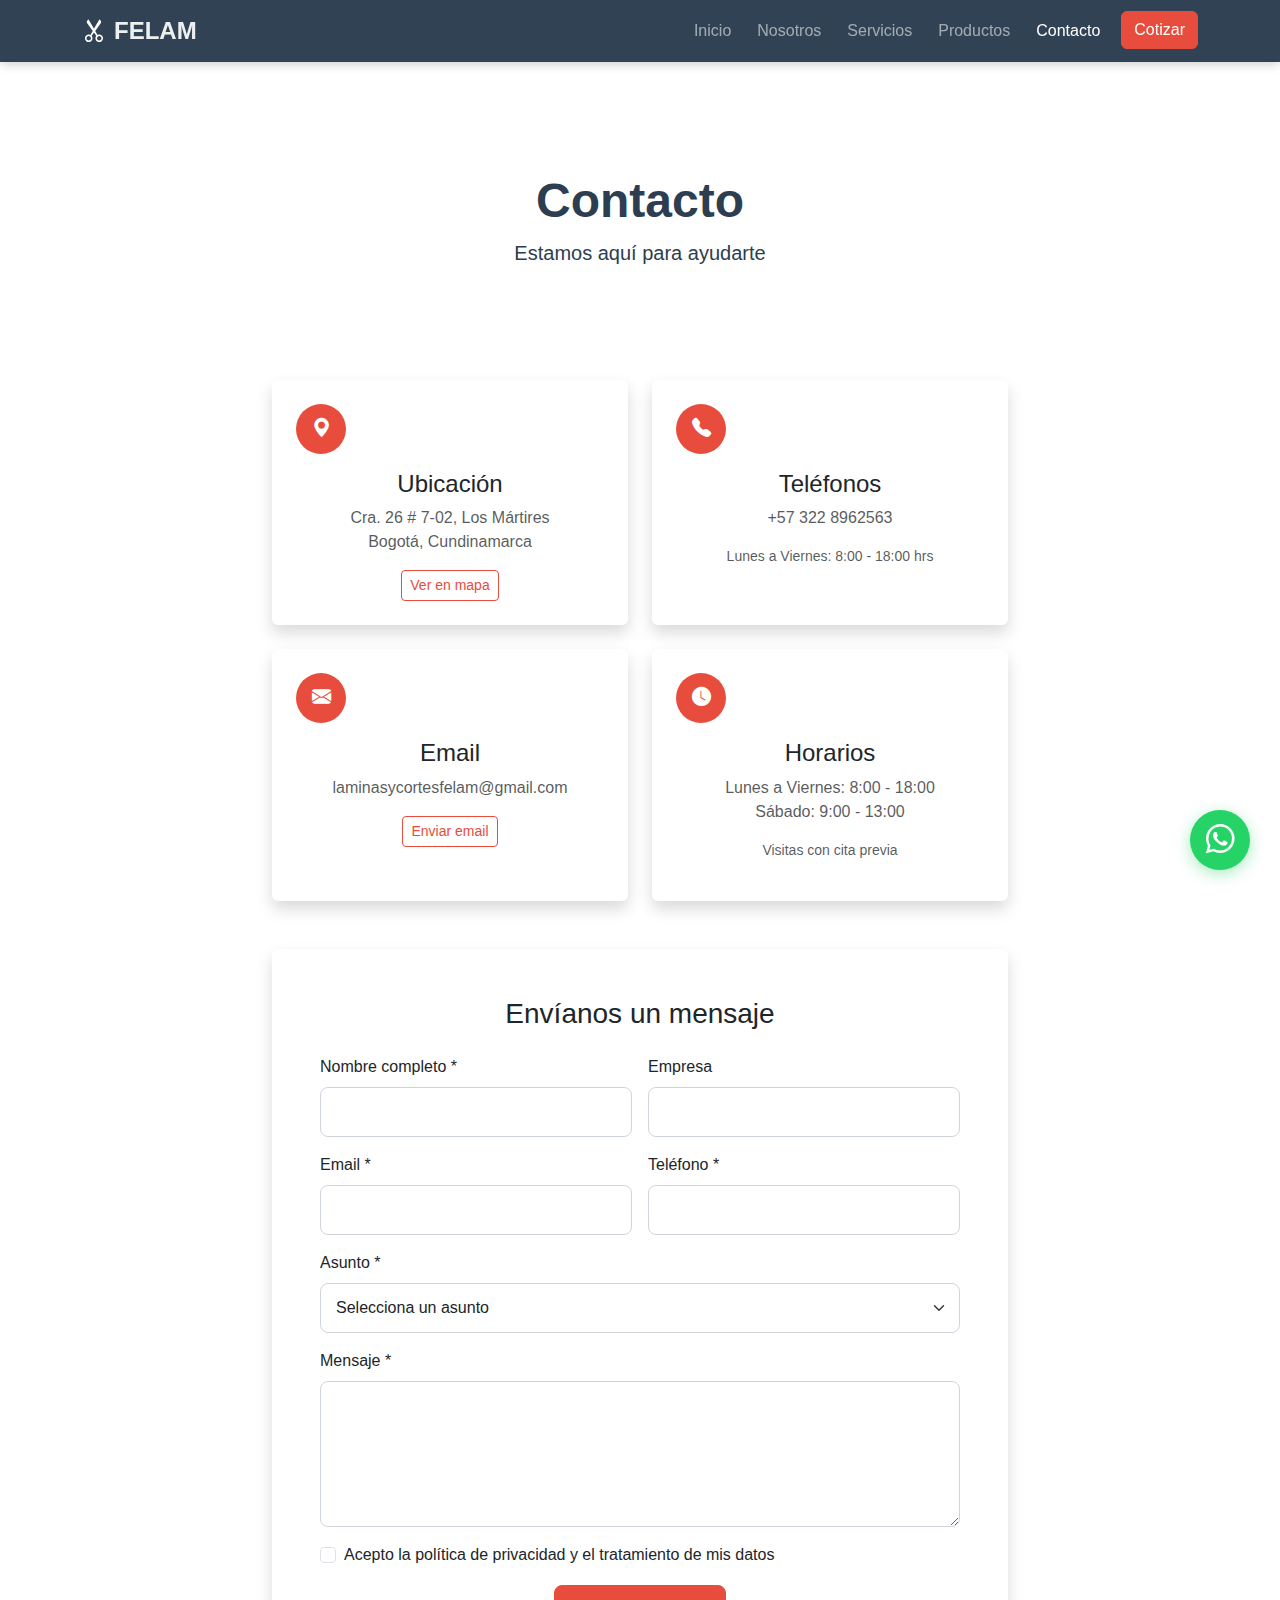
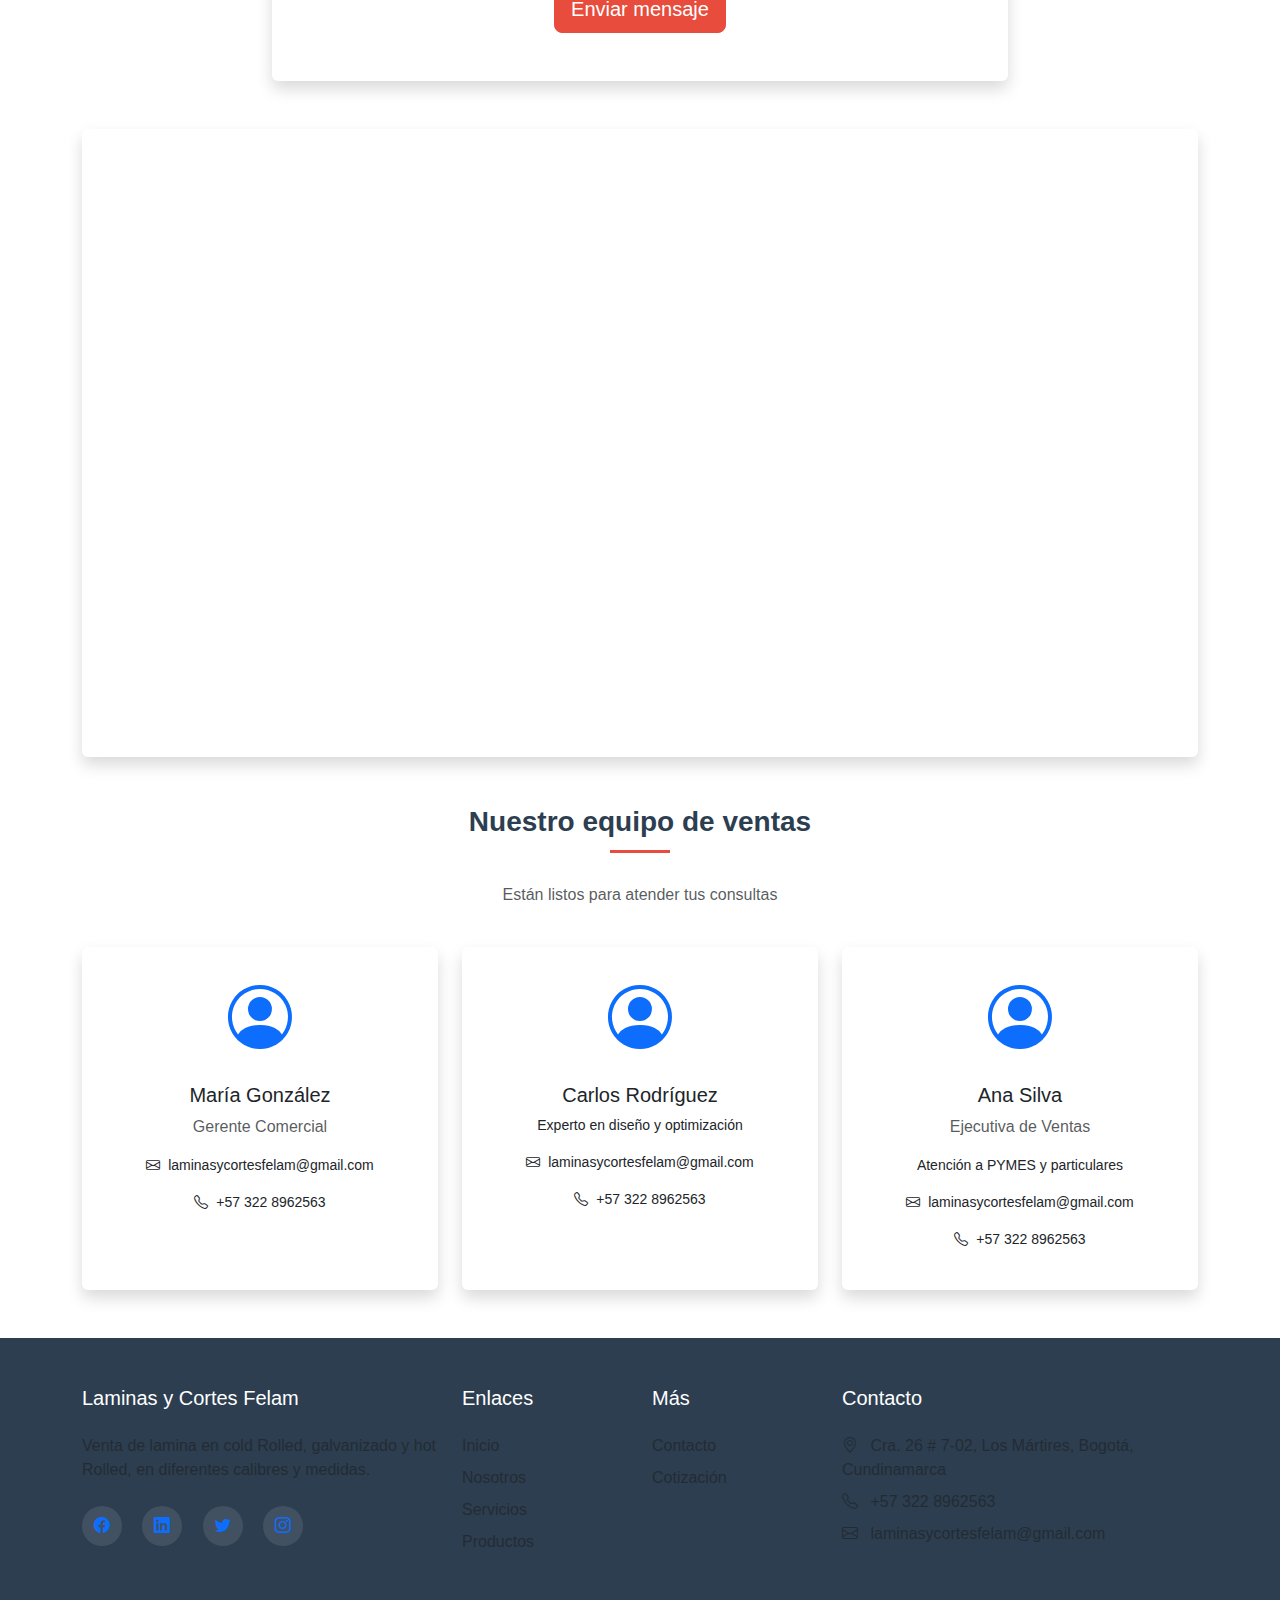
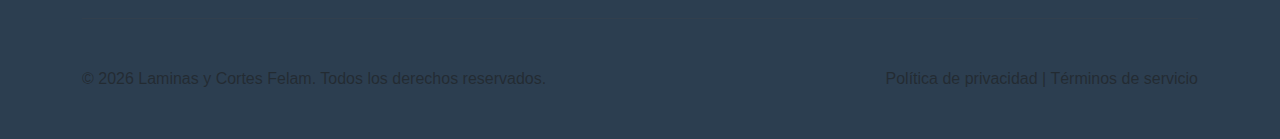
<file: contacto.html>
<!DOCTYPE html>
<html lang="es">
<head>
    <!-- Mismo head que index.html -->
    <meta charset="UTF-8">
    <meta name="viewport" content="width=device-width, initial-scale=1.0">
    <title>Contacto | Corte Láser y Láminas</title>
    <meta name="description" content="Contáctanos para consultas, cotizaciones y asesoría en corte láser y láminas.">
    
    <!-- Bootstrap 5 CSS -->
    <link href="https://cdn.jsdelivr.net/npm/bootstrap@5.3.0-alpha1/dist/css/bootstrap.min.css" rel="stylesheet">
    
    <!-- Bootstrap Icons -->
    <link rel="stylesheet" href="https://cdn.jsdelivr.net/npm/bootstrap-icons@1.10.0/font/bootstrap-icons.css">
    
    <!-- CSS Personalizado -->
    <link rel="stylesheet" href="styles.css">
    
    <!-- Favicon -->
    <link rel="icon" type="image/svg+xml" href="images/favicon.svg">
</head>
<body>
    <!-- Barra de Navegación -->
    <nav class="navbar navbar-expand-lg navbar-dark fixed-top">
        <div class="container">
            <a class="navbar-brand" href="index.html">
                <i class="bi bi-scissors me-2"></i><span class="fw-bold">FELAM</span>
            </a>
            <button class="navbar-toggler" type="button" data-bs-toggle="collapse" data-bs-target="#navbarNav">
                <span class="navbar-toggler-icon"></span>
            </button>
            <div class="collapse navbar-collapse" id="navbarNav">
                <ul class="navbar-nav ms-auto">
                    <li class="nav-item">
                        <a class="nav-link" href="index.html">Inicio</a>
                    </li>
                    <li class="nav-item">
                        <a class="nav-link" href="nosotros.html">Nosotros</a>
                    </li>
                    <li class="nav-item">
                        <a class="nav-link" href="servicios.html">Servicios</a>
                    </li>
                    <li class="nav-item">
                        <a class="nav-link" href="productos.html">Productos</a>
                    </li>
                    <li class="nav-item">
                        <a class="nav-link active" href="contacto.html">Contacto</a>
                    </li>
                    <li class="nav-item ms-lg-2">
                        <a class="btn btn-primary" href="cotizacion.html">Cotizar</a>
                    </li>
                </ul>
            </div>
        </div>
    </nav>

    <!-- Header de Página -->
    <section class="page-header py-5 mt-5">
        <div class="container">
            <div class="row">
                <div class="col-lg-12 text-center">
                    <h1 class="display-5 fw-bold">Contacto</h1>
                    <p class="lead">Estamos aquí para ayudarte</p>
                </div>
            </div>
        </div>
    </section>

    <!-- Información de Contacto -->
    <section class="py-5">
        <div class="container">
            <div class="row">
                <div class="col-lg-8 mx-auto">
                    <div class="row g-4">
                        <div class="col-md-6">
                            <div class="card border-0 shadow h-100">
                                <div class="card-body p-4 text-center">
                                    <div class="contact-icon mb-3">
                                        <i class="bi bi-geo-alt-fill"></i>
                                    </div>
                                    <h4>Ubicación</h4>
                                    <p class="text-muted">Cra. 26 # 7-02, Los Mártires<br>Bogotá, Cundinamarca</p>
                                    <a href="https://maps.google.com/?q=Cra.+26+%23+7-02,+Los+Mártires,+Bogotá" target="_blank" class="btn btn-outline-primary btn-sm">Ver en mapa</a>
                                </div>
                            </div>
                        </div>
                        
                        <div class="col-md-6">
                            <div class="card border-0 shadow h-100">
                                <div class="card-body p-4 text-center">
                                    <div class="contact-icon mb-3">
                                        <i class="bi bi-telephone-fill"></i>
                                    </div>
                                    <h4>Teléfonos</h4>
                                    <p class="text-muted">+57 322 8962563</p>
                                    <p class="small text-muted">Lunes a Viernes: 8:00 - 18:00 hrs</p>
                                </div>
                            </div>
                        </div>
                        
                        <div class="col-md-6">
                            <div class="card border-0 shadow h-100">
                                <div class="card-body p-4 text-center">
                                    <div class="contact-icon mb-3">
                                        <i class="bi bi-envelope-fill"></i>
                                    </div>
                                    <h4>Email</h4>
                                    <p class="text-muted">laminasycortesfelam@gmail.com</p>
                                    <a href="mailto:laminasycortesfelam@gmail.com" class="btn btn-outline-primary btn-sm">Enviar email</a>
                                </div>
                            </div>
                        </div>
                        
                        <div class="col-md-6">
                            <div class="card border-0 shadow h-100">
                                <div class="card-body p-4 text-center">
                                    <div class="contact-icon mb-3">
                                        <i class="bi bi-clock-fill"></i>
                                    </div>
                                    <h4>Horarios</h4>
                                    <p class="text-muted">Lunes a Viernes: 8:00 - 18:00<br>Sábado: 9:00 - 13:00</p>
                                    <p class="small text-muted">Visitas con cita previa</p>
                                </div>
                            </div>
                        </div>
                    </div>
                </div>
            </div>

            <!-- Formulario de Contacto -->
            <div class="row mt-5">
                <div class="col-lg-8 mx-auto">
                    <div class="card border-0 shadow">
                        <div class="card-body p-5">
                            <h3 class="text-center mb-4">Envíanos un mensaje</h3>
                            <form id="contactForm">
                                <div class="row g-3">
                                    <div class="col-md-6">
                                        <label for="nombre" class="form-label">Nombre completo *</label>
                                        <input type="text" class="form-control" id="nombre" required>
                                    </div>
                                    <div class="col-md-6">
                                        <label for="empresa" class="form-label">Empresa</label>
                                        <input type="text" class="form-control" id="empresa">
                                    </div>
                                    <div class="col-md-6">
                                        <label for="email" class="form-label">Email *</label>
                                        <input type="email" class="form-control" id="email" required>
                                    </div>
                                    <div class="col-md-6">
                                        <label for="telefono" class="form-label">Teléfono *</label>
                                        <input type="tel" class="form-control" id="telefono" required>
                                    </div>
                                    <div class="col-12">
                                        <label for="asunto" class="form-label">Asunto *</label>
                                        <select class="form-select" id="asunto" required>
                                            <option value="" selected disabled>Selecciona un asunto</option>
                                            <option value="cotizacion">Cotización de servicios</option>
                                            <option value="productos">Consulta sobre productos</option>
                                            <option value="proyecto">Consultoría de proyecto</option>
                                            <option value="soporte">Soporte técnico</option>
                                            <option value="otro">Otro</option>
                                        </select>
                                    </div>
                                    <div class="col-12">
                                        <label for="mensaje" class="form-label">Mensaje *</label>
                                        <textarea class="form-control" id="mensaje" rows="5" required></textarea>
                                    </div>
                                    <div class="col-12">
                                        <div class="form-check">
                                            <input class="form-check-input" type="checkbox" id="privacidad" required>
                                            <label class="form-check-label" for="privacidad">
                                                Acepto la política de privacidad y el tratamiento de mis datos
                                            </label>
                                        </div>
                                    </div>
                                    <div class="col-12 text-center">
                                        <button type="submit" class="btn btn-primary btn-lg">Enviar mensaje</button>
                                    </div>
                                </div>
                            </form>
                        </div>
                    </div>
                </div>
            </div>

            <!-- Mapa -->
            <div class="row mt-5">
                <div class="col-lg-12">
                    <div class="card border-0 shadow">
                        <div class="card-body p-0">
                            <div class="ratio ratio-16x9">
                                <!-- Mapa de Google Maps (iframe de ejemplo) -->
                                <iframe src="https://www.google.com/maps/embed?pb=!1m18!1m12!1m3!1d3976.883738542967!2d-74.0869666852441!3d4.609710096645512!2m3!1f0!2f0!3f0!3m2!1i1024!2i768!4f13.1!3m3!1m2!1s0x8e3f99a5f5f5f5f5%3A0x5f5f5f5f5f5f5f5f!2sCra.+26+%237-2%2C+Los+Mártires%2C+Bogotá!5e0!3m2!1ses!2sco!4v1620938204322!5m2!1ses!2sco" 
                                        style="border:0;" allowfullscreen="" loading="lazy"></iframe>
                            </div>
                        </div>
                    </div>
                </div>
            </div>

            <!-- Equipo de contacto -->
            <div class="row mt-5">
                <div class="col-lg-12 text-center mb-4">
                    <h3 class="section-title">Nuestro equipo de ventas</h3>
                    <p class="text-muted">Están listos para atender tus consultas</p>
                </div>
                
                <div class="col-md-4">
                    <div class="card border-0 shadow text-center h-100">
                        <div class="card-body p-4">
                            <div class="team-photo mb-3">
                                <i class="bi bi-person-circle" style="font-size: 4rem; color: #0d6efd;"></i>
                            </div>
                            <h5>María González</h5>
                            <p class="text-muted">Gerente Comercial</p>
                            <p class="small"><i class="bi bi-envelope me-1"></i> laminasycortesfelam@gmail.com</p>
                            <p class="small"><i class="bi bi-telephone me-1"></i> +57 322 8962563</p>
                        </div>
                    </div>
                </div>
                
                <div class="col-md-4">
                    <div class="card border-0 shadow text-center h-100">
                        <div class="card-body p-4">
                            <div class="team-photo mb-3">
                                <i class="bi bi-person-circle" style="font-size: 4rem; color: #0d6efd;"></i>
                            </div>
                            <h5>Carlos Rodríguez</h5>

                            <p class="small">Experto en diseño y optimización</p>
                            <p class="small"><i class="bi bi-envelope me-1"></i> laminasycortesfelam@gmail.com</p>
                            <p class="small"><i class="bi bi-telephone me-1"></i> +57 322 8962563</p>
                        </div>
                    </div>
                </div>
                
                <div class="col-md-4">
                    <div class="card border-0 shadow text-center h-100">
                        <div class="card-body p-4">
                            <div class="team-photo mb-3">
                                <i class="bi bi-person-circle" style="font-size: 4rem; color: #0d6efd;"></i>
                            </div>
                            <h5>Ana Silva</h5>
                            <p class="text-muted">Ejecutiva de Ventas</p>
                            <p class="small">Atención a PYMES y particulares</p>
                            <p class="small"><i class="bi bi-envelope me-1"></i> laminasycortesfelam@gmail.com</p>
                            <p class="small"><i class="bi bi-telephone me-1"></i> +57 322 8962563</p>
                        </div>
                    </div>
                </div>
            </div>
        </div>
    </section>

    <!-- Pie de página (igual que index.html) -->
    <footer class="footer py-5">
        <!-- Copiar el mismo footer de index.html -->
        <div class="container">
            <div class="row">
                <div class="col-lg-4 mb-4 mb-lg-0">
                    <h5 class="text-white mb-4">Laminas y Cortes Felam</h5>
                    <p class="text-muted">Venta de lamina en cold Rolled, galvanizado y hot Rolled, en diferentes calibres y medidas.</p>
                    <div class="social-links mt-4">
                        <a href="https://www.facebook.com/people/Laminas-y-Cortes-Felam/100066531651646/" class="me-3" target="_blank"><i class="bi bi-facebook"></i></a>
                        <a href="#" class="me-3"><i class="bi bi-linkedin"></i></a>
                        <a href="#" class="me-3"><i class="bi bi-twitter"></i></a>
                        <a href="#"><i class="bi bi-instagram"></i></a>
                    </div>
                </div>
                <div class="col-lg-2 col-md-6 mb-4 mb-lg-0">
                    <h5 class="text-white mb-4">Enlaces</h5>
                    <ul class="list-unstyled">
                        <li class="mb-2"><a href="index.html" class="text-muted">Inicio</a></li>
                        <li class="mb-2"><a href="nosotros.html" class="text-muted">Nosotros</a></li>
                        <li class="mb-2"><a href="servicios.html" class="text-muted">Servicios</a></li>
                        <li class="mb-2"><a href="productos.html" class="text-muted">Productos</a></li>
                    </ul>
                </div>
                <div class="col-lg-2 col-md-6 mb-4 mb-lg-0">
                    <h5 class="text-white mb-4">Más</h5>
                    <ul class="list-unstyled">
                        <li class="mb-2"><a href="contacto.html" class="text-muted">Contacto</a></li>
                        <li class="mb-2"><a href="cotizacion.html" class="text-muted">Cotización</a></li>
                    </ul>
                </div>
                <div class="col-lg-4">
                    <h5 class="text-white mb-4">Contacto</h5>
                    <ul class="list-unstyled text-muted">
                        <li class="mb-2"><i class="bi bi-geo-alt me-2"></i> Cra. 26 # 7-02, Los Mártires, Bogotá, Cundinamarca</li>
                        <li class="mb-2"><i class="bi bi-telephone me-2"></i> +57 322 8962563</li>
                        <li class="mb-2"><i class="bi bi-envelope me-2"></i> laminasycortesfelam@gmail.com</li>
                    </ul>
                </div>
            </div>
            <hr class="my-5" style="border-color: #444;">
            <div class="row">
                <div class="col-md-6 text-center text-md-start">
                    <p class="text-muted mb-0">© 2026 Laminas y Cortes Felam. Todos los derechos reservados.</p>
                </div>
                <div class="col-md-6 text-center text-md-end">
                    <p class="text-muted mb-0"><a href="#" class="text-muted">Política de privacidad</a> | <a href="#" class="text-muted">Términos de servicio</a></p>
                </div>
            </div>
        </div>
    </footer>

    <!-- Botón flotante de WhatsApp -->
    <a href="https://wa.me/573228962563?text=Hola,%20me%20interesan%20sus%20servicios%20industriales" 
       class="whatsapp-btn" target="_blank">
        <i class="bi bi-whatsapp"></i>
    </a>

    <!-- Bootstrap JS -->
    <script src="https://cdn.jsdelivr.net/npm/bootstrap@5.3.0-alpha1/dist/js/bootstrap.bundle.min.js"></script>
    
    <!-- JS Personalizado -->
    <script src="script.js"></script>

    <!-- Script para formulario de contacto -->
    <script>
        document.getElementById('contactForm').addEventListener('submit', function(e) {
            e.preventDefault();

            // URL de Google Apps Script para guardar en Google Sheets
            const GOOGLE_SCRIPT_URL = 'https://script.google.com/macros/s/AKfycbxs-PtPTha5swy6e1oyVAu29IRuvi1IX-Hc9YlWMIwZp0RDC6Es-IED_qO877lhEgSaCw/exec';

            // Campos a enviar
            const fields = ['nombre','empresa','email','telefono','asunto','mensaje'];

            // Crear iframe oculto para que el envío no genere errores CORS en la consola
            let iframe = document.getElementById('hidden_iframe');
            if (!iframe) {
                iframe = document.createElement('iframe');
                iframe.style.display = 'none';
                iframe.name = 'hidden_iframe';
                iframe.id = 'hidden_iframe';
                document.body.appendChild(iframe);
            }

            // Crear un formulario temporal con inputs 'name' para enviar al Apps Script
            const tempForm = document.createElement('form');
            tempForm.style.display = 'none';
            tempForm.method = 'GET';
            tempForm.action = GOOGLE_SCRIPT_URL;
            tempForm.target = 'hidden_iframe';

            fields.forEach(name => {
                const el = document.getElementById(name);
                const input = document.createElement('input');
                input.type = 'hidden';
                input.name = name;
                input.value = el ? el.value : '';
                tempForm.appendChild(input);
            });

            document.body.appendChild(tempForm);

            // Enviar el formulario al iframe (esto evita CORS porque no es fetch/XHR)
            tempForm.submit();

            // Mostrar confirmación al usuario y limpiar formulario local
            setTimeout(() => {
                alert('¡Gracias por tu mensaje! Te contactaremos en breve.');
                document.getElementById('contactForm').reset();
                // remover el formulario temporal
                document.body.removeChild(tempForm);
            }, 800);

            // Consejo para desarrolladores: si ves problemas, sirve los archivos vía HTTP
            if (location.protocol === 'file:') {
                console.warn('Estás abriendo el sitio desde archivos locales (origin=null). Para evitar problemas, sirve el proyecto con un servidor local: e.g. `python3 -m http.server` y abre http://localhost:8000');
            }
        });
    </script>
</body>
</html>
</file>
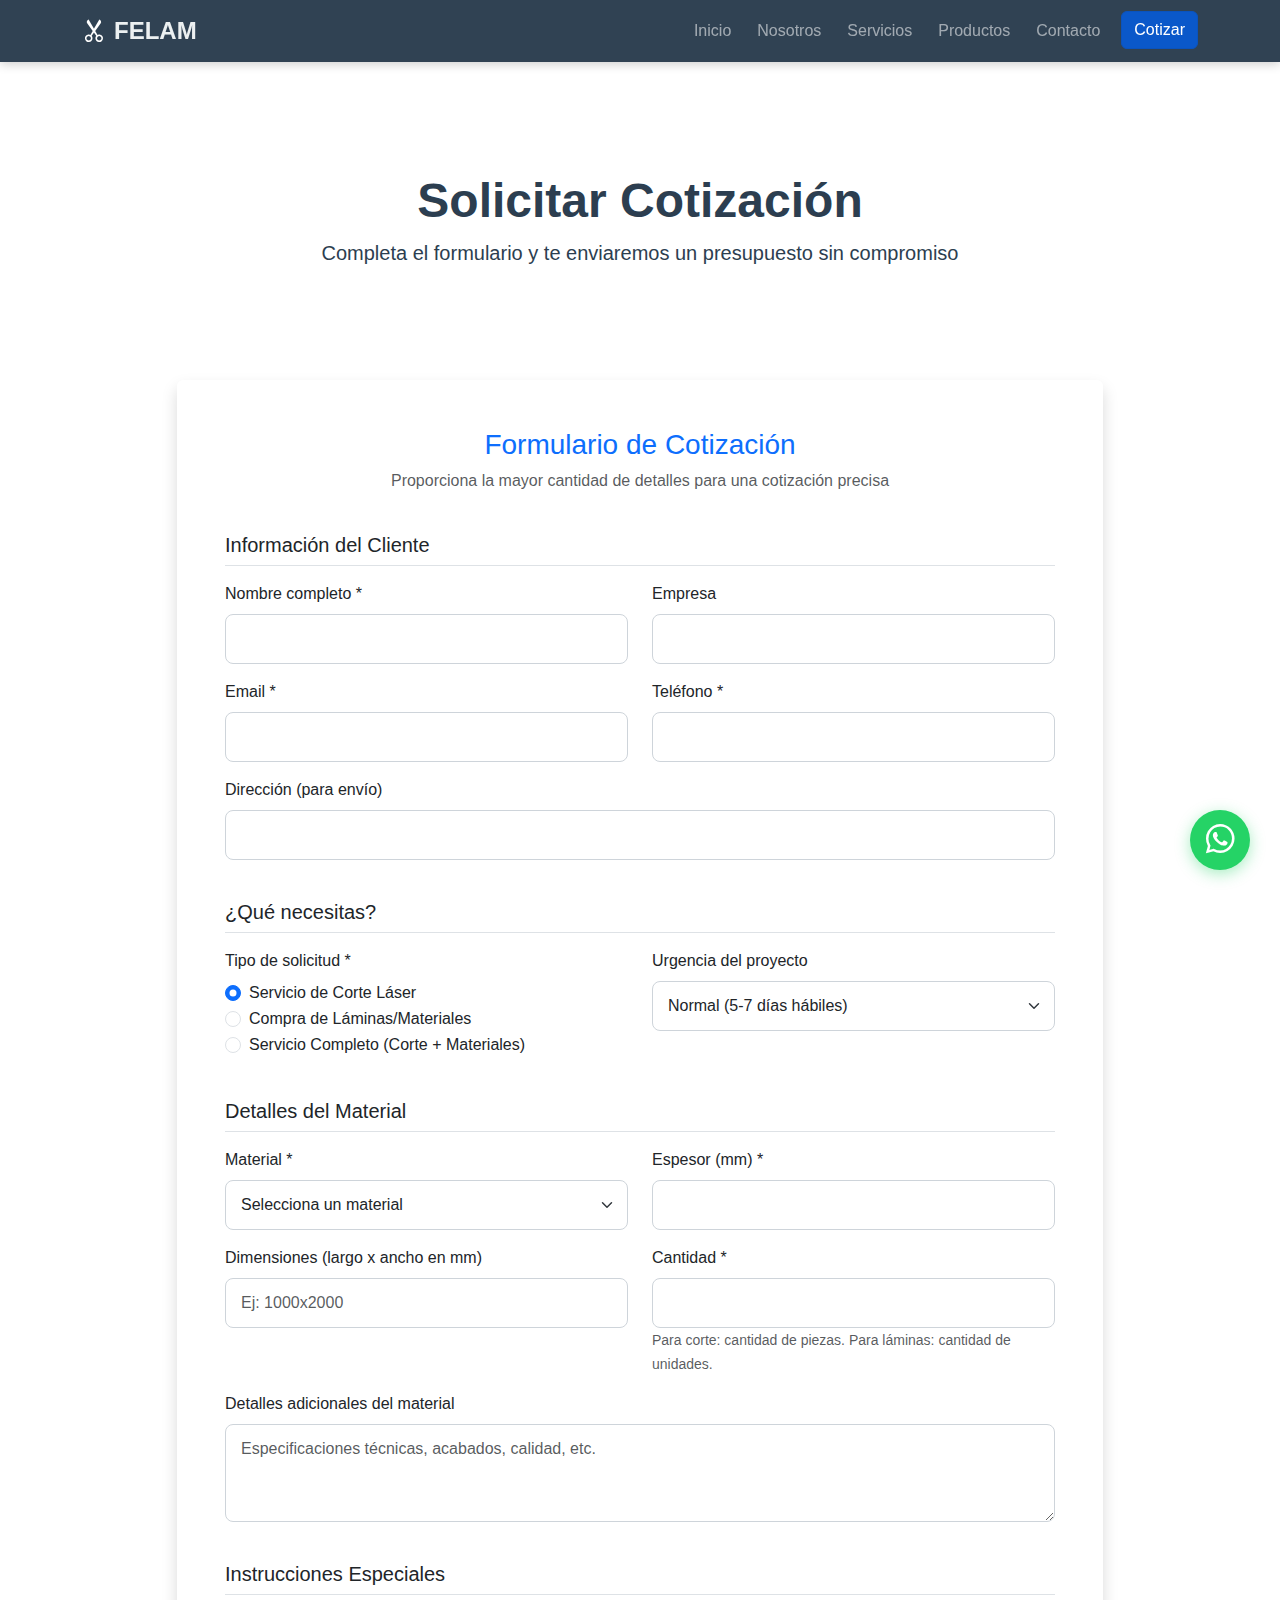
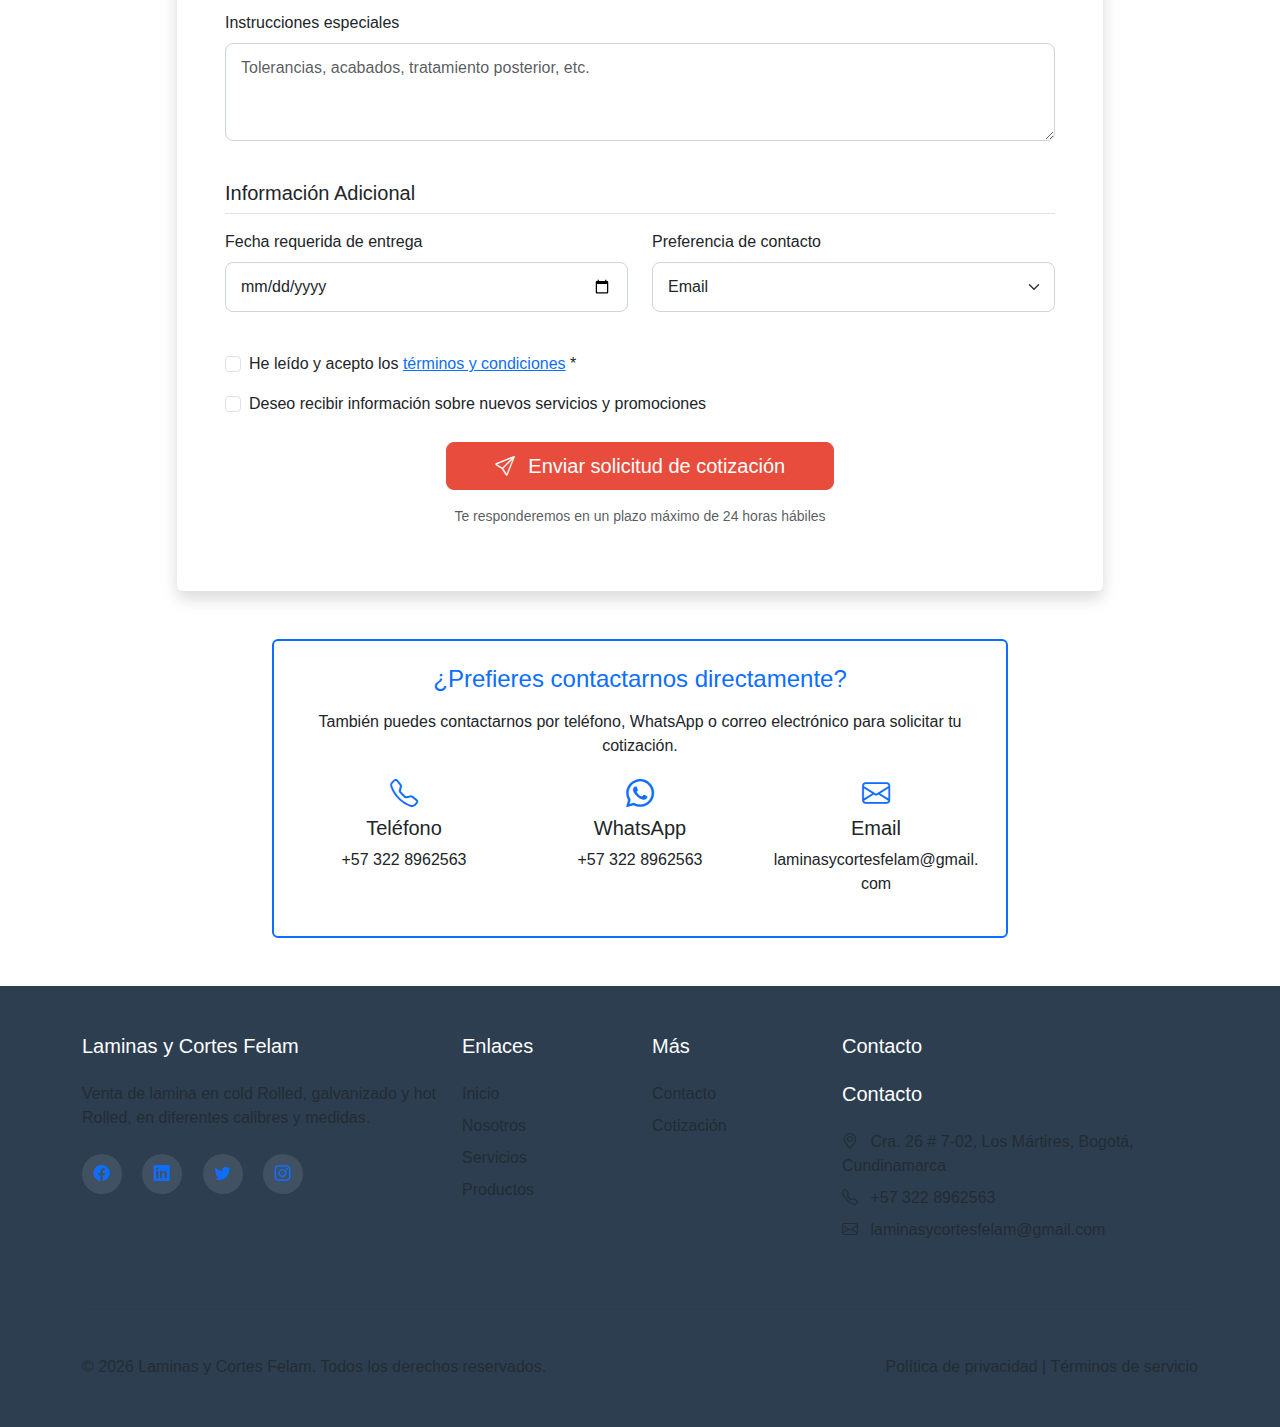
<file: cotizacion.html>
<!DOCTYPE html>
<html lang="es">
<head>
    <meta charset="UTF-8">
    <meta name="viewport" content="width=device-width, initial-scale=1.0">
    <title>Solicitar Cotización | Corte Láser y Láminas</title>
    <meta name="description" content="Solicita tu cotización para servicios de corte láser o compra de láminas. Rápido y sin compromiso.">
    
    <!-- Bootstrap 5 CSS -->
    <link href="https://cdn.jsdelivr.net/npm/bootstrap@5.3.0-alpha1/dist/css/bootstrap.min.css" rel="stylesheet">
    
    <!-- Bootstrap Icons -->
    <link rel="stylesheet" href="https://cdn.jsdelivr.net/npm/bootstrap-icons@1.10.0/font/bootstrap-icons.css">
    
    <!-- CSS Personalizado -->
    <link rel="stylesheet" href="styles.css">
    
    <!-- Favicon -->
    <link rel="icon" type="image/svg+xml" href="images/favicon.svg">
</head>
<body>
    <!-- Barra de Navegación -->
    <nav class="navbar navbar-expand-lg navbar-dark fixed-top">
        <div class="container">
            <a class="navbar-brand" href="index.html">
                <i class="bi bi-scissors me-2"></i><span class="fw-bold">FELAM</span>
            </a>
            <button class="navbar-toggler" type="button" data-bs-toggle="collapse" data-bs-target="#navbarNav">
                <span class="navbar-toggler-icon"></span>
            </button>
            <div class="collapse navbar-collapse" id="navbarNav">
                <ul class="navbar-nav ms-auto">
                    <li class="nav-item">
                        <a class="nav-link" href="index.html">Inicio</a>
                    </li>
                    <li class="nav-item">
                        <a class="nav-link" href="nosotros.html">Nosotros</a>
                    </li>
                    <li class="nav-item">
                        <a class="nav-link" href="servicios.html">Servicios</a>
                    </li>
                    <li class="nav-item">
                        <a class="nav-link" href="productos.html">Productos</a>
                    </li>
                    <li class="nav-item">
                        <a class="nav-link" href="contacto.html">Contacto</a>
                    </li>
                    <li class="nav-item ms-lg-2">
                        <a class="btn btn-primary active" href="cotizacion.html">Cotizar</a>
                    </li>
                </ul>
            </div>
        </div>
    </nav>

    <!-- Header de Página -->
    <section class="page-header py-5 mt-5">
        <div class="container">
            <div class="row">
                <div class="col-lg-12 text-center">
                    <h1 class="display-5 fw-bold">Solicitar Cotización</h1>
                    <p class="lead">Completa el formulario y te enviaremos un presupuesto sin compromiso</p>
                </div>
            </div>
        </div>
    </section>

    <!-- Formulario de Cotización -->
    <section class="py-5">
        <div class="container">
            <div class="row">
                <div class="col-lg-10 mx-auto">
                    <div class="card border-0 shadow">
                        <div class="card-body p-5">
                            <div class="row mb-4">
                                <div class="col-lg-12 text-center">
                                    <h3 class="text-primary">Formulario de Cotización</h3>
                                    <p class="text-muted">Proporciona la mayor cantidad de detalles para una cotización precisa</p>
                                </div>
                            </div>

                            <!-- Formulario con iframe oculto para evitar CORS -->
                            <form id="cotizacionForm" target="hidden_iframe" method="GET" action="https://script.google.com/macros/s/AKfycbzRZLrighzLgKcehjq7LhhUc7lSzMSd-HGZY4q7GEtdLydxsVKtu6ddQgxaMH0IO6n2/exec">
                                <!-- Información del Cliente -->
                                <div class="row mb-4">
                                    <div class="col-lg-12">
                                        <h5 class="border-bottom pb-2 mb-3">Información del Cliente</h5>
                                    </div>
                                    <div class="col-md-6 mb-3">
                                        <label for="cotizacionNombre" class="form-label">Nombre completo *</label>
                                        <input type="text" class="form-control" id="cotizacionNombre" name="nombre" required>
                                    </div>
                                    <div class="col-md-6 mb-3">
                                        <label for="cotizacionEmpresa" class="form-label">Empresa</label>
                                        <input type="text" class="form-control" id="cotizacionEmpresa" name="empresa">
                                    </div>
                                    <div class="col-md-6 mb-3">
                                        <label for="cotizacionEmail" class="form-label">Email *</label>
                                        <input type="email" class="form-control" id="cotizacionEmail" name="email" required>
                                    </div>
                                    <div class="col-md-6 mb-3">
                                        <label for="cotizacionTelefono" class="form-label">Teléfono *</label>
                                        <input type="tel" class="form-control" id="cotizacionTelefono" name="telefono" required>
                                    </div>
                                    <div class="col-12 mb-3">
                                        <label for="cotizacionDireccion" class="form-label">Dirección (para envío)</label>
                                        <input type="text" class="form-control" id="cotizacionDireccion" name="direccion">
                                    </div>
                                </div>

                                <!-- Tipo de Solicitud -->
                                <div class="row mb-4">
                                    <div class="col-lg-12">
                                        <h5 class="border-bottom pb-2 mb-3">¿Qué necesitas?</h5>
                                    </div>
                                    <div class="col-md-6 mb-3">
                                        <label class="form-label">Tipo de solicitud *</label>
                                        <div class="form-check">
                                            <input class="form-check-input" type="radio" name="tipoSolicitud" id="corteLaser" value="corte-laser" checked>
                                            <label class="form-check-label" for="corteLaser">
                                                Servicio de Corte Láser
                                            </label>
                                        </div>
                                        <div class="form-check">
                                            <input class="form-check-input" type="radio" name="tipoSolicitud" id="ventaLaminas" value="venta-laminas">
                                            <label class="form-check-label" for="ventaLaminas">
                                                Compra de Láminas/Materiales
                                            </label>
                                        </div>
                                        <div class="form-check">
                                            <input class="form-check-input" type="radio" name="tipoSolicitud" id="servicioCompleto" value="servicio-completo">
                                            <label class="form-check-label" for="servicioCompleto">
                                                Servicio Completo (Corte + Materiales)
                                            </label>
                                        </div>
                                    </div>
                                    <div class="col-md-6 mb-3">
                                        <label for="urgencia" class="form-label">Urgencia del proyecto</label>
                                        <select class="form-select" id="urgencia" name="urgencia">
                                            <option value="normal">Normal (5-7 días hábiles)</option>
                                            <option value="urgente">Urgente (2-3 días hábiles)</option>
                                            <option value="muy-urgente">Muy urgente (24-48 horas)</option>
                                        </select>
                                    </div>
                                </div>

                                <!-- Detalles del Material -->
                                <div class="row mb-4">
                                    <div class="col-lg-12">
                                        <h5 class="border-bottom pb-2 mb-3">Detalles del Material</h5>
                                    </div>
                                    <div class="col-md-6 mb-3">
                                        <label for="material" class="form-label">Material *</label>
                                        <select class="form-select" id="material" name="material" required>
                                            <option value="" selected disabled>Selecciona un material</option>
                                            <option value="acero-carbono">Acero al Carbono</option>
                                            <option value="acero-inoxidable">Acero Inoxidable</option>
                                            <option value="aluminio">Aluminio</option>
                                            <option value="acrilico">Acrílico/Plexiglás</option>
                                            <option value="laton">Latón/Cobre</option>
                                            <option value="mdf">MDF/Triplay</option>
                                            <option value="otro">Otro material</option>
                                        </select>
                                    </div>
                                    <div class="col-md-6 mb-3">
                                        <label for="espesor" class="form-label">Espesor (mm) *</label>
                                        <input type="number" class="form-control" id="espesor" name="espesor" step="0.1" min="0.1" required>
                                    </div>
                                    <div class="col-md-6 mb-3">
                                        <label for="dimensiones" class="form-label">Dimensiones (largo x ancho en mm)</label>
                                        <input type="text" class="form-control" id="dimensiones" name="dimensiones" placeholder="Ej: 1000x2000">
                                    </div>
                                    <div class="col-md-6 mb-3">
                                        <label for="cantidad" class="form-label">Cantidad *</label>
                                        <input type="number" class="form-control" id="cantidad" name="cantidad" min="1" required>
                                        <small class="form-text text-muted">Para corte: cantidad de piezas. Para láminas: cantidad de unidades.</small>
                                    </div>
                                    <div class="col-12 mb-3">
                                        <label for="detallesMaterial" class="form-label">Detalles adicionales del material</label>
                                        <textarea class="form-control" id="detallesMaterial" name="detallesMaterial" rows="3" placeholder="Especificaciones técnicas, acabados, calidad, etc."></textarea>
                                    </div>
                                </div>

                                <!-- Instrucciones -->
                                <div class="row mb-4">
                                    <div class="col-lg-12">
                                        <h5 class="border-bottom pb-2 mb-3">Instrucciones Especiales</h5>
                                    </div>
                                    <div class="col-12 mb-3">
                                        <label for="instrucciones" class="form-label">Instrucciones especiales</label>
                                        <textarea class="form-control" id="instrucciones" name="instrucciones" rows="3" placeholder="Tolerancias, acabados, tratamiento posterior, etc."></textarea>
                                    </div>
                                </div>

                                <!-- Información Adicional -->
                                <div class="row mb-4">
                                    <div class="col-lg-12">
                                        <h5 class="border-bottom pb-2 mb-3">Información Adicional</h5>
                                    </div>
                                    <div class="col-md-6 mb-3">
                                        <label for="fechaRequerida" class="form-label">Fecha requerida de entrega</label>
                                        <input type="date" class="form-control" id="fechaRequerida" name="fechaRequerida">
                                    </div>
                                    <div class="col-md-6 mb-3">
                                        <label for="formaContacto" class="form-label">Preferencia de contacto</label>
                                        <select class="form-select" id="formaContacto" name="formaContacto">
                                            <option value="email">Email</option>
                                            <option value="telefono">Llamada telefónica</option>
                                            <option value="whatsapp">WhatsApp</option>
                                        </select>
                                    </div>
                                </div>

                                <!-- Términos y Envío -->
                                <div class="row mb-4">
                                    <div class="col-12">
                                        <div class="form-check mb-3">
                                            <input class="form-check-input" type="checkbox" id="terminos" name="terminos" required>
                                            <label class="form-check-label" for="terminos">
                                                He leído y acepto los <a href="#" class="text-primary">términos y condiciones</a> *
                                            </label>
                                        </div>
                                        <div class="form-check">
                                            <input class="form-check-input" type="checkbox" id="newsletter" name="newsletter">
                                            <label class="form-check-label" for="newsletter">
                                                Deseo recibir información sobre nuevos servicios y promociones
                                            </label>
                                        </div>
                                    </div>
                                </div>

                                <!-- Botón de Envío -->
                                <div class="row">
                                    <div class="col-lg-12 text-center">
                                        <button type="submit" class="btn btn-primary btn-lg px-5">
                                            <i class="bi bi-send me-2"></i> Enviar solicitud de cotización
                                        </button>
                                        <p class="text-muted mt-3 small">Te responderemos en un plazo máximo de 24 horas hábiles</p>
                                    </div>
                                </div>
                            </form>
                        </div>
                    </div>
                </div>
            </div>

            <!-- Información de Contacto Alternativa -->
            <div class="row mt-5">
                <div class="col-lg-8 mx-auto">
                    <div class="card border-primary border-2">
                        <div class="card-body p-4 text-center">
                            <h4 class="text-primary mb-3">¿Prefieres contactarnos directamente?</h4>
                            <p class="mb-3">También puedes contactarnos por teléfono, WhatsApp o correo electrónico para solicitar tu cotización.</p>
                            <div class="row">
                                <div class="col-md-4 mb-3">
                                    <i class="bi bi-telephone text-primary fs-3 mb-2"></i>
                                    <h5>Teléfono</h5>
                                    <p class="mb-0">+57 322 8962563</p>
                                </div>
                                <div class="col-md-4 mb-3">
                                    <i class="bi bi-whatsapp text-primary fs-3 mb-2"></i>
                                    <h5>WhatsApp</h5>
                                    <p class="mb-0">+57 322 8962563</p>
                                </div>
                                <div class="col-md-4 mb-3">
                                    <i class="bi bi-envelope text-primary fs-3 mb-2"></i>
                                    <h5>Email</h5>
                                    <p class="mb-0">laminasycortesfelam@gmail.com</p>
                                </div>
                            </div>
                        </div>
                    </div>
                </div>
            </div>
        </div>
    </section>



    <!-- Pie de página -->
    <footer class="footer py-5">
        <div class="container">
            <div class="row">
                <div class="col-lg-4 mb-4 mb-lg-0">
                    <h5 class="text-white mb-4">Laminas y Cortes Felam</h5>
                    <p class="text-muted">Venta de lamina en cold Rolled, galvanizado y hot Rolled, en diferentes calibres y medidas.</p>
                    <div class="social-links mt-4">
                        <a href="https://www.facebook.com/people/Laminas-y-Cortes-Felam/100066531651646/" class="me-3" target="_blank"><i class="bi bi-facebook"></i></a>
                        <a href="#" class="me-3"><i class="bi bi-linkedin"></i></a>
                        <a href="#" class="me-3"><i class="bi bi-twitter"></i></a>
                        <a href="#"><i class="bi bi-instagram"></i></a>
                    </div>
                </div>
                <div class="col-lg-2 col-md-6 mb-4 mb-lg-0">
                    <h5 class="text-white mb-4">Enlaces</h5>
                    <ul class="list-unstyled">
                        <li class="mb-2"><a href="index.html" class="text-muted">Inicio</a></li>
                        <li class="mb-2"><a href="nosotros.html" class="text-muted">Nosotros</a></li>
                        <li class="mb-2"><a href="servicios.html" class="text-muted">Servicios</a></li>
                        <li class="mb-2"><a href="productos.html" class="text-muted">Productos</a></li>
                    </ul>
                </div>
                <div class="col-lg-2 col-md-6 mb-4 mb-lg-0">
                    <h5 class="text-white mb-4">Más</h5>
                    <ul class="list-unstyled">
                        <li class="mb-2"><a href="contacto.html" class="text-muted">Contacto</a></li>
                        <li class="mb-2"><a href="cotizacion.html" class="text-muted">Cotización</a></li>
                    </ul>
                </div>
                <div class="col-lg-4">
                    <h5 class="text-white mb-4">Contacto</h5>
                    <ul class="list-unstyled text-muted">
                    <h5 class="text-white mb-4">Contacto</h5>
                    <ul class="list-unstyled text-muted">
                        <li class="mb-2"><i class="bi bi-geo-alt me-2"></i> Cra. 26 # 7-02, Los Mártires, Bogotá, Cundinamarca</li>
                        <li class="mb-2"><i class="bi bi-telephone me-2"></i> +57 322 8962563</li>
                        <li class="mb-2"><i class="bi bi-envelope me-2"></i> laminasycortesfelam@gmail.com</li>
                    </ul>
                </div>
            </div>
            <hr class="my-5" style="border-color: #444;">
            <div class="row">
                <div class="col-md-6 text-center text-md-start">
                    <p class="text-muted mb-0">© 2026 Laminas y Cortes Felam. Todos los derechos reservados.</p>
                </div>
                <div class="col-md-6 text-center text-md-end">
                    <p class="text-muted mb-0"><a href="#" class="text-muted">Política de privacidad</a> | <a href="#" class="text-muted">Términos de servicio</a></p>
                </div>
            </div>
        </div>
    </footer>

    <!-- Botón flotante de WhatsApp -->
    <a href="https://wa.me/573228962563?text=Hola,%20me%20interesan%20sus%20servicios%20de%20corte%20láser" 
       class="whatsapp-btn" target="_blank">
        <i class="bi bi-whatsapp"></i>
    </a>

    <!-- Iframe oculto para enviar el formulario sin CORS -->
    <iframe name="hidden_iframe" style="display:none;"></iframe>

    <!-- Bootstrap JS -->
    <script src="https://cdn.jsdelivr.net/npm/bootstrap@5.3.0-alpha1/dist/js/bootstrap.bundle.min.js"></script>

    <!-- Script para el formulario -->
    <script>
        document.addEventListener('DOMContentLoaded', function() {
            // Establecer fecha mínima como hoy
            const fechaInput = document.getElementById('fechaRequerida');
            if (fechaInput) {
                const hoy = new Date().toISOString().split('T')[0];
                fechaInput.min = hoy;
            }
            
            // Manejar el envío del formulario
            const form = document.getElementById('cotizacionForm');
                if (form) {
                form.addEventListener('submit', function(e) {
                    e.preventDefault(); // Prevenir envío normal
                    
                    // Validar formulario
                    if (!form.checkValidity()) {
                        form.reportValidity();
                        return;
                    }
                    
                    // Obtener datos del formulario
                    const nombre = document.getElementById('cotizacionNombre').value;
                    const email = document.getElementById('cotizacionEmail').value;
                    
                    // Enviar formulario al iframe oculto (sin CORS)
                    const originalAction = form.action;
                    
                    // Crear URL con parámetros
                    const formData = new FormData(form);
                    const params = new URLSearchParams();
                    
                    // Agregar todos los campos al URL
                    for (const [key, value] of formData.entries()) {
                        if (value) params.append(key, value);
                    }
                    
                    // Agregar timestamp para evitar caché
                    params.append('timestamp', new Date().getTime());
                    
                    // Actualizar la acción del formulario
                    form.action = originalAction + '?' + params.toString();
                    
                    // Enviar al iframe
                    setTimeout(() => {
                        form.submit();
                        
                        // Mostrar mensaje de éxito y resetear
                        alert(`¡Gracias ${nombre}!\nHemos recibido tu solicitud de cotización.\nTe contactaremos en las próximas 24 horas al correo: ${email}`);
                        
                        setTimeout(() => {
                            form.action = originalAction;
                            form.reset();
                        }, 1000);
                    }, 500);
                });
            }
        });
    </script>
</body>
</html>
</file>
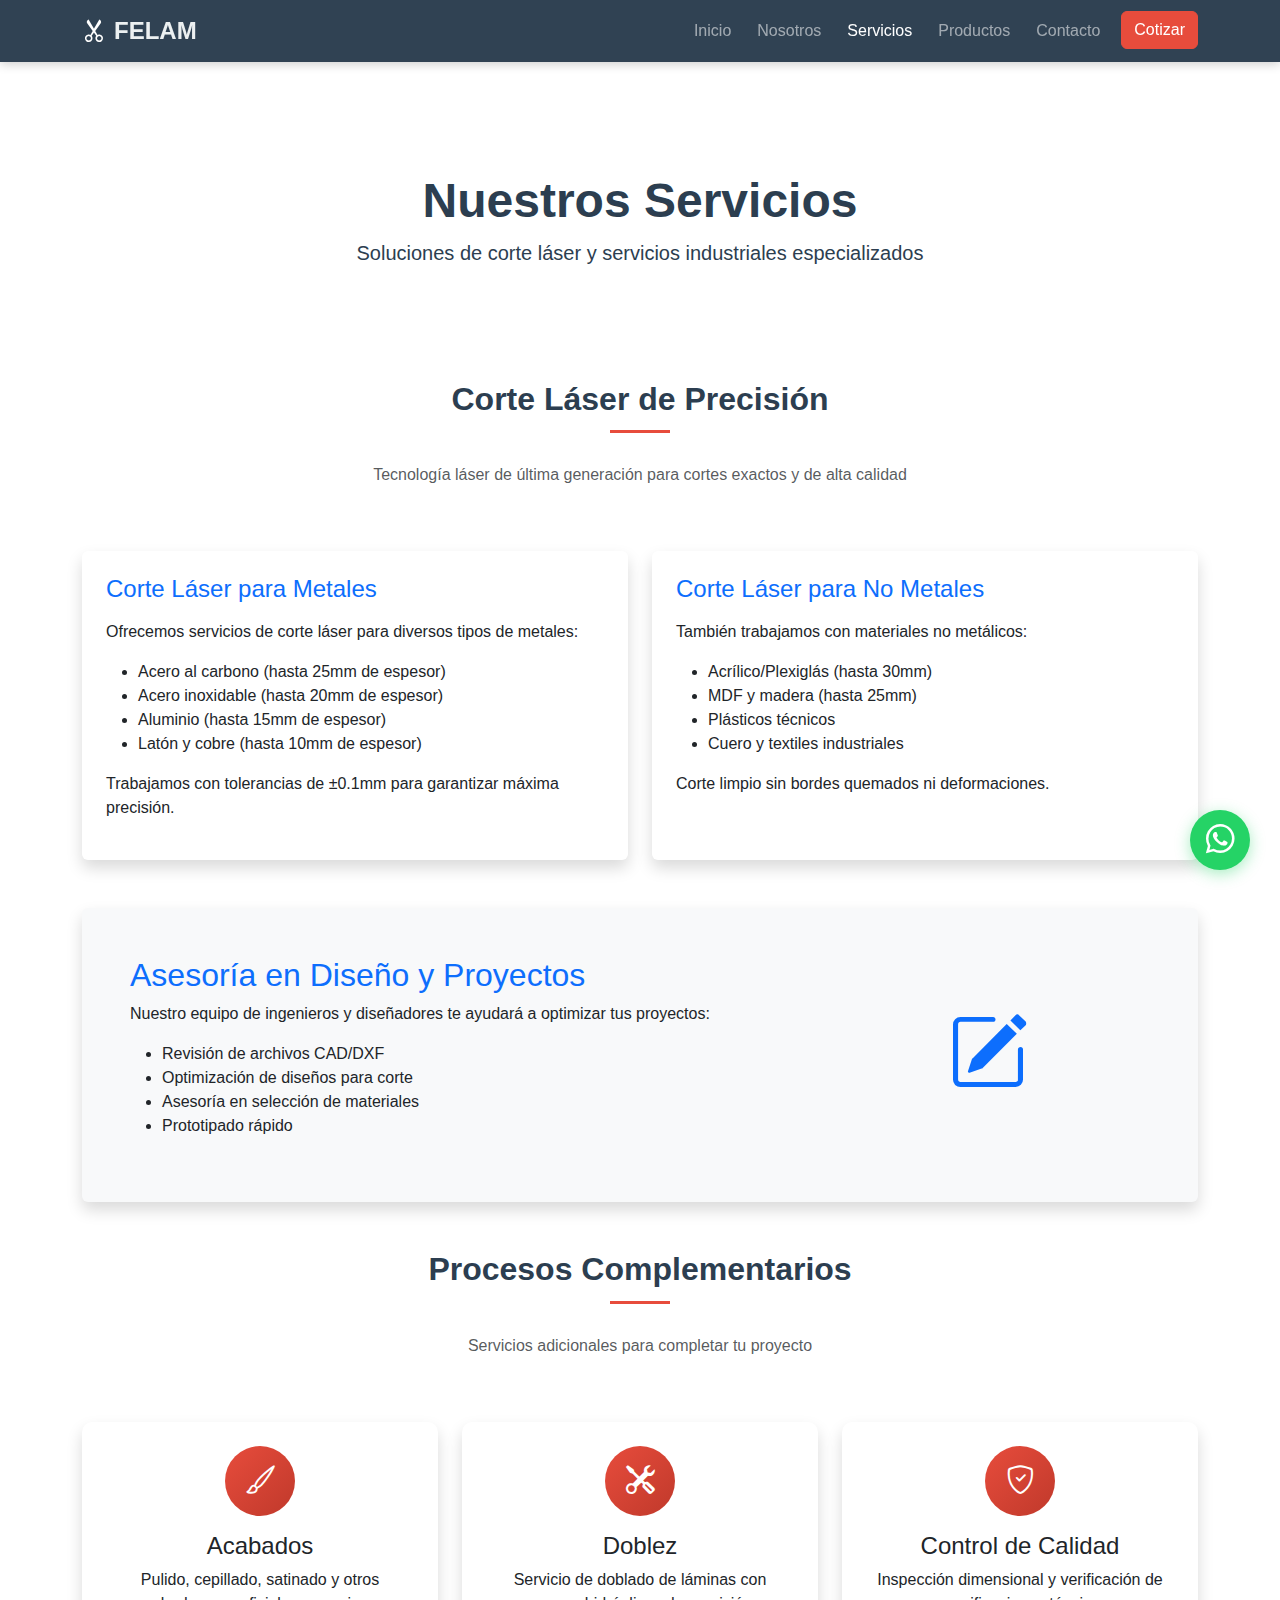
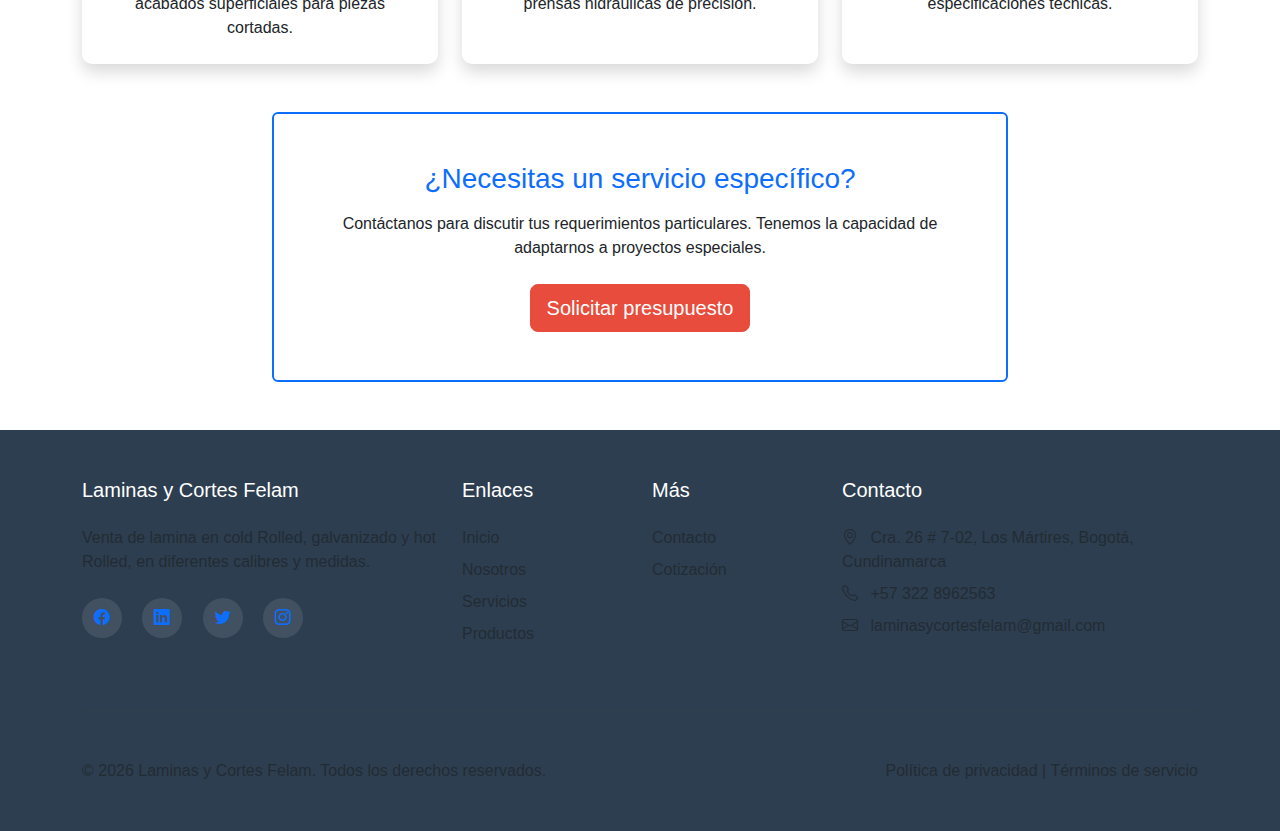
<file: servicios.html>
<!DOCTYPE html>
<html lang="es">
<head>
    <!-- Mismo head que index.html -->
    <meta charset="UTF-8">
    <meta name="viewport" content="width=device-width, initial-scale=1.0">
    <title>Servicios | Corte Láser y Láminas</title>
    <meta name="description" content="Servicios de corte láser de precisión, diseño y asesoría industrial para proyectos de calidad.">
    
    <!-- Bootstrap 5 CSS -->
    <link href="https://cdn.jsdelivr.net/npm/bootstrap@5.3.0-alpha1/dist/css/bootstrap.min.css" rel="stylesheet">
    
    <!-- Bootstrap Icons -->
    <link rel="stylesheet" href="https://cdn.jsdelivr.net/npm/bootstrap-icons@1.10.0/font/bootstrap-icons.css">
    
    <!-- CSS Personalizado -->
    <link rel="stylesheet" href="styles.css">
    
    <!-- Favicon -->
    <link rel="icon" type="image/svg+xml" href="images/favicon.svg">
</head>
<body>
    <!-- Barra de Navegación -->
    <nav class="navbar navbar-expand-lg navbar-dark fixed-top">
        <div class="container">
            <a class="navbar-brand" href="index.html">
                <i class="bi bi-scissors me-2"></i><span class="fw-bold">FELAM</span>
            </a>
            <button class="navbar-toggler" type="button" data-bs-toggle="collapse" data-bs-target="#navbarNav">
                <span class="navbar-toggler-icon"></span>
            </button>
            <div class="collapse navbar-collapse" id="navbarNav">
                <ul class="navbar-nav ms-auto">
                    <li class="nav-item">
                        <a class="nav-link" href="index.html">Inicio</a>
                    </li>
                    <li class="nav-item">
                        <a class="nav-link" href="nosotros.html">Nosotros</a>
                    </li>
                    <li class="nav-item">
                        <a class="nav-link active" href="servicios.html">Servicios</a>
                    </li>
                    <li class="nav-item">
                        <a class="nav-link" href="productos.html">Productos</a>
                    </li>
                    <li class="nav-item">
                        <a class="nav-link" href="contacto.html">Contacto</a>
                    </li>
                    <li class="nav-item ms-lg-2">
                        <a class="btn btn-primary" href="cotizacion.html">Cotizar</a>
                    </li>
                </ul>
            </div>
        </div>
    </nav>

    <!-- Header de Página -->
    <section class="page-header py-5 mt-5">
        <div class="container">
            <div class="row">
                <div class="col-lg-12 text-center">
                    <h1 class="display-5 fw-bold">Nuestros Servicios</h1>
                    <p class="lead">Soluciones de corte láser y servicios industriales especializados</p>
                </div>
            </div>
        </div>
    </section>

    <!-- Servicios Detallados -->
    <section class="py-5" id="corte-laser">
        <div class="container">
            <div class="row mb-5">
                <div class="col-lg-8 mx-auto text-center">
                    <h2 class="section-title">Corte Láser de Precisión</h2>
                    <p class="text-muted">Tecnología láser de última generación para cortes exactos y de alta calidad</p>
                </div>
            </div>
            
            <div class="row g-4 mb-5">
                <div class="col-lg-6">
                    <div class="card border-0 shadow h-100">
                        <div class="card-body p-4">
                            <h4 class="text-primary mb-3">Corte Láser para Metales</h4>
                            <p>Ofrecemos servicios de corte láser para diversos tipos de metales:</p>
                            <ul>
                                <li>Acero al carbono (hasta 25mm de espesor)</li>
                                <li>Acero inoxidable (hasta 20mm de espesor)</li>
                                <li>Aluminio (hasta 15mm de espesor)</li>
                                <li>Latón y cobre (hasta 10mm de espesor)</li>
                            </ul>
                            <p>Trabajamos con tolerancias de ±0.1mm para garantizar máxima precisión.</p>
                        </div>
                    </div>
                </div>
                <div class="col-lg-6">
                    <div class="card border-0 shadow h-100">
                        <div class="card-body p-4">
                            <h4 class="text-primary mb-3">Corte Láser para No Metales</h4>
                            <p>También trabajamos con materiales no metálicos:</p>
                            <ul>
                                <li>Acrílico/Plexiglás (hasta 30mm)</li>
                                <li>MDF y madera (hasta 25mm)</li>
                                <li>Plásticos técnicos</li>
                                <li>Cuero y textiles industriales</li>
                            </ul>
                            <p>Corte limpio sin bordes quemados ni deformaciones.</p>
                        </div>
                    </div>
                </div>
            </div>

            <!-- Asesoría en Diseño -->
            <div class="row mb-5" id="asesoria">
                <div class="col-lg-12">
                    <div class="card border-0 bg-light shadow">
                        <div class="card-body p-5">
                            <div class="row align-items-center">
                                <div class="col-lg-8">
                                    <h2 class="text-primary">Asesoría en Diseño y Proyectos</h2>
                                    <p>Nuestro equipo de ingenieros y diseñadores te ayudará a optimizar tus proyectos:</p>
                                    <ul>
                                        <li>Revisión de archivos CAD/DXF</li>
                                        <li>Optimización de diseños para corte</li>
                                        <li>Asesoría en selección de materiales</li>
                                        <li>Prototipado rápido</li>
                                    </ul>
                                </div>
                                <div class="col-lg-4 text-center">
                                    <i class="bi bi-pencil-square text-primary" style="font-size: 5rem;"></i>
                                </div>
                            </div>
                        </div>
                    </div>
                </div>
            </div>

            <!-- Procesos Adicionales -->
            <div class="row">
                <div class="col-lg-12 text-center mb-5">
                    <h2 class="section-title">Procesos Complementarios</h2>
                    <p class="text-muted">Servicios adicionales para completar tu proyecto</p>
                </div>
            </div>
            
            <div class="row g-4">
                <div class="col-md-4">
                    <div class="card service-card h-100 border-0 shadow">
                        <div class="card-body text-center p-4">
                            <div class="service-icon mb-3">
                                <i class="bi bi-brush"></i>
                            </div>
                            <h4 class="card-title">Acabados</h4>
                            <p class="card-text">Pulido, cepillado, satinado y otros acabados superficiales para piezas cortadas.</p>
                        </div>
                    </div>
                </div>
                <div class="col-md-4">
                    <div class="card service-card h-100 border-0 shadow">
                        <div class="card-body text-center p-4">
                            <div class="service-icon mb-3">
                                <i class="bi bi-tools"></i>
                            </div>
                            <h4 class="card-title">Doblez</h4>
                            <p class="card-text">Servicio de doblado de láminas con prensas hidráulicas de precisión.</p>
                        </div>
                    </div>
                </div>
                <div class="col-md-4">
                    <div class="card service-card h-100 border-0 shadow">
                        <div class="card-body text-center p-4">
                            <div class="service-icon mb-3">
                                <i class="bi bi-shield-check"></i>
                            </div>
                            <h4 class="card-title">Control de Calidad</h4>
                            <p class="card-text">Inspección dimensional y verificación de especificaciones técnicas.</p>
                        </div>
                    </div>
                </div>
            </div>

            <!-- Llamado a la acción -->
            <div class="row mt-5">
                <div class="col-lg-8 mx-auto text-center">
                    <div class="card border-primary border-2">
                        <div class="card-body p-5">
                            <h3 class="text-primary mb-3">¿Necesitas un servicio específico?</h3>
                            <p class="mb-4">Contáctanos para discutir tus requerimientos particulares. Tenemos la capacidad de adaptarnos a proyectos especiales.</p>
                            <a href="cotizacion.html" class="btn btn-primary btn-lg">Solicitar presupuesto</a>
                        </div>
                    </div>
                </div>
            </div>
        </div>
    </section>

    <!-- Pie de página (igual que index.html) -->
    <footer class="footer py-5">
        <!-- Copiar el mismo footer de index.html -->
        <div class="container">
            <div class="row">
                <div class="col-lg-4 mb-4 mb-lg-0">
                    <h5 class="text-white mb-4">Laminas y Cortes Felam</h5>
                    <p class="text-muted">Venta de lamina en cold Rolled, galvanizado y hot Rolled, en diferentes calibres y medidas.</p>
                    <div class="social-links mt-4">
                        <a href="https://www.facebook.com/people/Laminas-y-Cortes-Felam/100066531651646/" class="me-3" target="_blank"><i class="bi bi-facebook"></i></a>
                        <a href="#" class="me-3"><i class="bi bi-linkedin"></i></a>
                        <a href="#" class="me-3"><i class="bi bi-twitter"></i></a>
                        <a href="#"><i class="bi bi-instagram"></i></a>
                    </div>
                </div>
                <div class="col-lg-2 col-md-6 mb-4 mb-lg-0">
                    <h5 class="text-white mb-4">Enlaces</h5>
                    <ul class="list-unstyled">
                        <li class="mb-2"><a href="index.html" class="text-muted">Inicio</a></li>
                        <li class="mb-2"><a href="nosotros.html" class="text-muted">Nosotros</a></li>
                        <li class="mb-2"><a href="servicios.html" class="text-muted">Servicios</a></li>
                        <li class="mb-2"><a href="productos.html" class="text-muted">Productos</a></li>
                    </ul>
                </div>
                <div class="col-lg-2 col-md-6 mb-4 mb-lg-0">
                    <h5 class="text-white mb-4">Más</h5>
                    <ul class="list-unstyled">
                        <li class="mb-2"><a href="contacto.html" class="text-muted">Contacto</a></li>
                        <li class="mb-2"><a href="cotizacion.html" class="text-muted">Cotización</a></li>
                    </ul>
                </div>
                <div class="col-lg-4">
                    <h5 class="text-white mb-4">Contacto</h5>
                    <ul class="list-unstyled text-muted">
                        <li class="mb-2"><i class="bi bi-geo-alt me-2"></i> Cra. 26 # 7-02, Los Mártires, Bogotá, Cundinamarca</li>
                        <li class="mb-2"><i class="bi bi-telephone me-2"></i> +57 322 8962563</li>
                        <li class="mb-2"><i class="bi bi-envelope me-2"></i> laminasycortesfelam@gmail.com</li>
                    </ul>
                </div>
            </div>
            <hr class="my-5" style="border-color: #444;">
            <div class="row">
                <div class="col-md-6 text-center text-md-start">
                    <p class="text-muted mb-0">© 2026 Laminas y Cortes Felam. Todos los derechos reservados.</p>
                </div>
                <div class="col-md-6 text-center text-md-end">
                    <p class="text-muted mb-0"><a href="#" class="text-muted">Política de privacidad</a> | <a href="#" class="text-muted">Términos de servicio</a></p>
                </div>
            </div>
        </div>
    </footer>

    <!-- Botón flotante de WhatsApp -->
    <a href="https://wa.me/573228962563?text=Hola,%20me%20interesan%20sus%20servicios%20industriales" 
       class="whatsapp-btn" target="_blank">
        <i class="bi bi-whatsapp"></i>
    </a>

    <!-- Bootstrap JS -->
    <script src="https://cdn.jsdelivr.net/npm/bootstrap@5.3.0-alpha1/dist/js/bootstrap.bundle.min.js"></script>
    
    <!-- JS Personalizado -->
    <script src="script.js"></script>
</body>
</html>
</file>
<file: styles.css>
/* Variables de color y fuentes */
:root {
    --primary-color: #e74c3c;
    --primary-dark: #c0392b;
    --secondary-color: #34495e;
    --dark-color: #2c3e50;
    --light-color: #ecf0f1;
    --accent-color: #f39c12;
    --gray-color: #95a5a6;
    --dark-gray: #34495e;

    /* Variables funcionales */
    --navbar-bg: rgba(44, 62, 80, 0.98);
    --primary-gradient: linear-gradient(135deg, var(--primary-color) 0%, var(--primary-dark) 100%);
    --shadow-sm: 0 2px 10px rgba(0, 0, 0, 0.2);
    --shadow-md: 0 5px 20px rgba(0, 0, 0, 0.2);
    --shadow-lg: 0 10px 30px rgba(0, 0, 0, 0.2);
    --transition-base: all 0.3s ease;
}

/* Estilos generales */
body {
    font-family: 'Segoe UI', Tahoma, Geneva, Verdana, sans-serif;
    color: var(--dark-color);
    padding-top: 76px;
    /* Para compensar la navbar fija */
}

/* Navegación */
.navbar {
    background-color: var(--navbar-bg) !important;
    backdrop-filter: blur(10px);
    box-shadow: var(--shadow-sm);
    transition: var(--transition-base);
}

.navbar-brand {
    font-size: 1.5rem;
    font-weight: 700;
}

.navbar-brand span {
    color: var(--light-color);
}

.nav-link {
    font-weight: 500;
    margin: 0 5px;
    transition: color 0.3s ease;
}

.nav-link:hover {
    color: var(--accent-color) !important;
}

/* Hero Section */
.hero {
    background: var(--primary-gradient);
    color: white;
    min-height: 600px;
    padding: 100px 0;
}

.hero h1 {
    text-shadow: 1px 1px 3px rgba(0, 0, 0, 0.2);
}

.hero-image {
    box-shadow: var(--shadow-lg);
    transition: transform 0.3s ease;
}

.hero-image:hover {
    transform: translateY(-5px);
}

/* Títulos de sección */
.section-title {
    position: relative;
    padding-bottom: 15px;
    margin-bottom: 30px;
    font-weight: 700;
}

.section-title::after {
    content: '';
    position: absolute;
    bottom: 0;
    left: 50%;
    transform: translateX(-50%);
    width: 60px;
    height: 3px;
    background-color: var(--primary-color);
}

/* Tarjetas de servicios */
.service-card {
    transition: transform 0.3s ease, box-shadow 0.3s ease;
    border-radius: 10px;
    overflow: hidden;
    border-color: var(--light-color) !important;
    /* consolidate from bottom */
}

.service-card:hover {
    transform: translateY(-10px);
    box-shadow: 0 15px 30px rgba(0, 0, 0, 0.15) !important;
}

.service-icon {
    width: 70px;
    height: 70px;
    background: var(--primary-gradient);
    border-radius: 50%;
    display: flex;
    align-items: center;
    justify-content: center;
    margin: 0 auto;
    transition: background 0.3s ease;
    /* Prepared for hover effect optimization if needed */
}

.service-card:hover .service-icon {
    /* El gradiente ya es el background por defecto, si se quiere cambiar algo al hover, hacerlo aquí.
       Originalmente re-aplicaba el mismo gradiente, redundante. Lo dejo por si se quiere cambiar opacidad o invertir.
    */
    background: var(--primary-gradient);
    filter: brightness(1.1);
    /* To make it slightly different on hover */
}

.service-icon i {
    font-size: 1.8rem;
    color: white;
}

/* Iconos de beneficios */
.benefit-icon {
    width: 60px;
    height: 60px;
    background-color: var(--primary-color);
    border-radius: 50%;
    display: flex;
    align-items: center;
    justify-content: center;
    margin: 0 auto;
}

.benefit-icon i {
    font-size: 1.5rem;
    color: white;
}

/* Sección CTA */
.cta-section {
    background: var(--primary-gradient);
}

/* Pie de página */
.footer {
    background-color: var(--dark-color);
    color: white;
}

.footer a {
    text-decoration: none;
    transition: color 0.3s ease;
}

.footer a.text-muted:hover {
    color: rgb(188, 8, 8) !important;
}

.social-links a {
    display: inline-block;
    width: 40px;
    height: 40px;
    background-color: rgba(255, 255, 255, 0.1);
    border-radius: 50%;
    text-align: center;
    line-height: 40px;
    transition: var(--transition-base);
}

.social-links a:hover {
    background-color: var(--primary-color);
    transform: translateY(-3px);
}

/* Botón de WhatsApp */
.whatsapp-btn {
    position: fixed;
    bottom: 30px;
    right: 30px;
    width: 60px;
    height: 60px;
    background-color: #25D366;
    color: white;
    border-radius: 50%;
    display: flex;
    align-items: center;
    justify-content: center;
    font-size: 1.8rem;
    box-shadow: 0 4px 15px rgba(37, 211, 102, 0.4);
    z-index: 1000;
    transition: var(--transition-base);
    text-decoration: none;
}

.whatsapp-btn:hover {
    color: white;
    background-color: #128C7E;
    transform: scale(1.1);
}

/* Página Nosotros */
.about-hero {
    background: linear-gradient(rgba(0, 0, 0, 0.7), rgba(0, 0, 0, 0.7)),
        url('https://images.unsplash.com/photo-1581092580497-e0d4cb184827?ixlib=rb-4.0.3&auto=format&fit=crop&w=1600&q=80');
    background-size: cover;
    background-position: center;
    color: white;
    padding: 120px 0;
    text-align: center;
}

.mission-vision {
    background-color: var(--light-color);
}

.value-card {
    text-align: center;
    padding: 30px 20px;
    border-radius: 10px;
    transition: var(--transition-base);
    height: 100%;
}

.value-card:hover {
    background-color: white;
    box-shadow: 0 10px 30px rgba(0, 0, 0, 0.1);
    transform: translateY(-5px);
}

/* Página Servicios */
.service-detail {
    border-left: 4px solid var(--primary-color);
    padding-left: 20px;
    margin-bottom: 40px;
}

/* Página Productos */
.product-card {
    transition: transform 0.3s ease;
    border: 1px solid #eaeaea;
    overflow: hidden;
}

.product-card:hover {
    transform: translateY(-5px);
    box-shadow: 0 10px 20px rgba(0, 0, 0, 0.1);
}

.product-img {
    height: 200px;
    object-fit: cover;
    width: 100%;
}

/* Página Proyectos */
.project-card {
    position: relative;
    overflow: hidden;
    border-radius: 10px;
    margin-bottom: 30px;
}

.project-img {
    height: 250px;
    object-fit: cover;
    width: 100%;
    transition: transform 0.5s ease;
}

.project-card:hover .project-img {
    transform: scale(1.05);
}

.project-overlay {
    position: absolute;
    bottom: 0;
    left: 0;
    right: 0;
    background: linear-gradient(transparent, rgba(0, 0, 0, 0.8));
    color: white;
    padding: 20px;
}

/* Página Contacto y Cotización */
.contact-info {
    background-color: var(--light-color);
    border-radius: 10px;
    padding: 30px;
}

.contact-icon {
    width: 50px;
    height: 50px;
    background-color: var(--primary-color);
    border-radius: 50%;
    display: flex;
    align-items: center;
    justify-content: center;
    margin-right: 15px;
}

.contact-icon i {
    color: white;
    font-size: 1.2rem;
}

.form-control,
.form-select {
    border: 1px solid #ced4da;
    padding: 12px 15px;
    border-radius: 8px;
}

.form-control:focus,
.form-select:focus {
    border-color: var(--primary-color);
    box-shadow: 0 0 0 0.25rem rgba(13, 110, 253, 0.25);
}

/* Animaciones */
.fade-in {
    animation: fadeIn 1s ease-in forwards;
    /* Added forwards to keep end state */
}

@keyframes fadeIn {
    from {
        opacity: 0;
        transform: translateY(20px);
    }

    /* Added slight movement */
    to {
        opacity: 1;
        transform: translateY(0);
    }
}

/* Responsive */
@media (max-width: 768px) {
    .hero {
        min-height: auto;
        padding: 80px 0;
        text-align: center;
    }

    .hero h1 {
        font-size: 2.5rem;
    }

    .section-title::after {
        left: 50%;
        transform: translateX(-50%);
    }

    .whatsapp-btn {
        width: 50px;
        height: 50px;
        font-size: 1.5rem;
        bottom: 20px;
        right: 20px;
    }
}

/* Personalización de Bootstrap */
.btn-primary {
    background-color: var(--primary-color);
    border-color: var(--primary-color);
}

.btn-primary:hover {
    background-color: var(--primary-dark);
    border-color: var(--primary-dark);
}

.btn-outline-primary {
    color: var(--primary-color);
    border-color: var(--primary-color);
}

.btn-outline-primary:hover {
    background-color: var(--primary-color);
    border-color: var(--primary-color);
}
</file>
